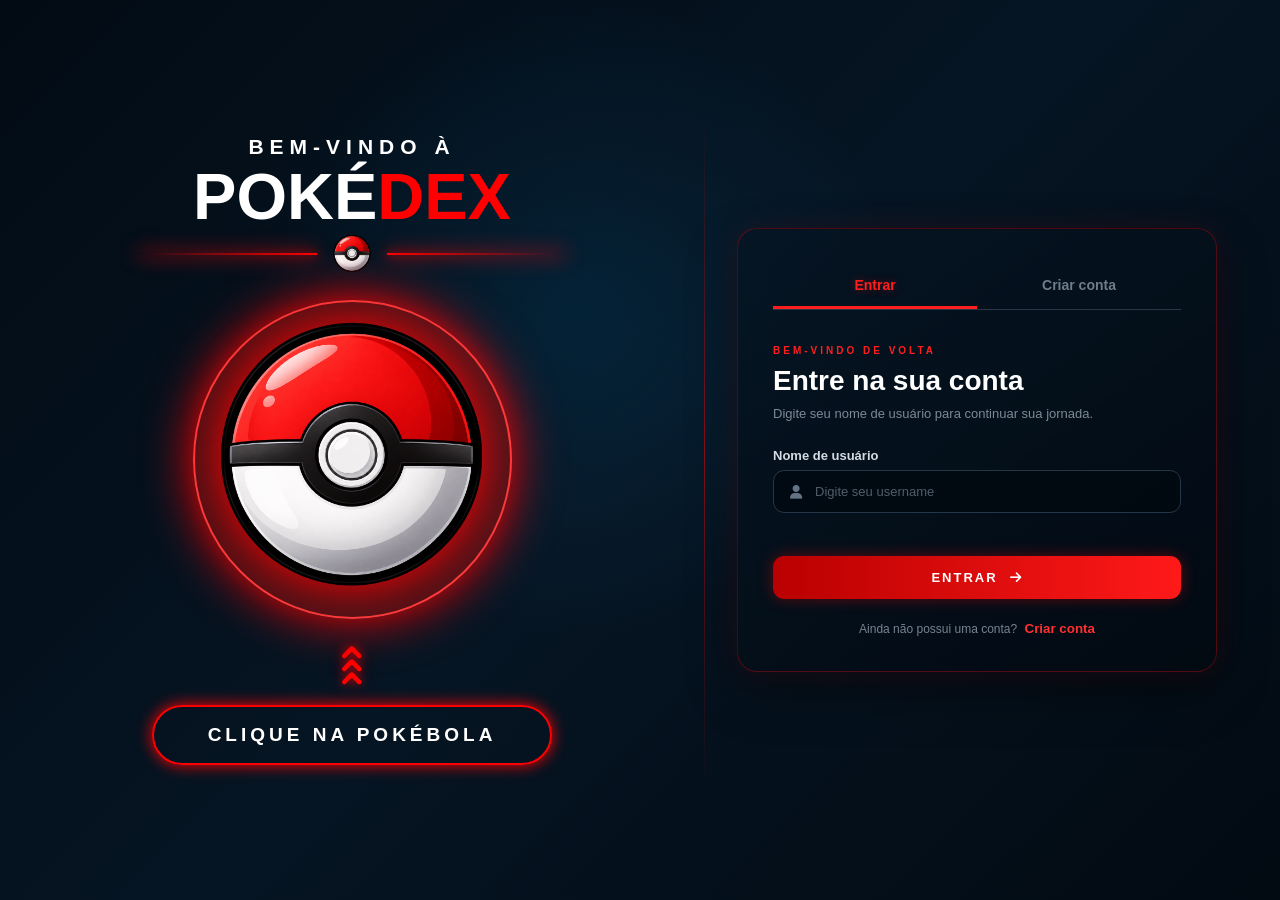
<file: pokedex/inicial.html>
<!DOCTYPE html>
<html lang="pt-br">

<head>
    <meta charset="UTF-8">
    <meta name="viewport" content="width=device-width, initial-scale=1.0">

    <title>Página Inicial</title>

    <!-- Ícones Font Awesome -->
    <link rel="stylesheet" href="https://cdnjs.cloudflare.com/ajax/libs/font-awesome/6.5.1/css/all.min.css">

    <!-- CSS da página -->
    <link rel="stylesheet" href="CSS/inicial.css">
</head>

<body>

    <main>

        <div class="area-inicial">


            <!-- ==================== ÁREA DA POKÉDEX ==================== -->

            <section class="lado-pokedex">

                <!-- Título da página -->
                <section class="conteudo-primario">

                    <div class="texto-inicial">

                        <p>BEM-VINDO À</p>

                        <h1>POKÉ<span>DEX</span></h1>

                        <div class="pokebola-menor">
                            <img src="imagens/logo.png" alt="Pokébola">
                        </div>

                    </div>

                </section>


                <!-- Pokébola responsável pela entrada na Pokédex -->
                <div class="pokebola-principal">

                    <button type="button" class="botao-pokebola" id="entrar-pokedex">
                        <img src="imagens/logo.png" alt="Entrar na Pokédex">
                    </button>

                </div>


                <!-- Setas de indicação -->
                <div class="setas">

                    <i class="fa-solid fa-chevron-up"></i>
                    <i class="fa-solid fa-chevron-up"></i>
                    <i class="fa-solid fa-chevron-up"></i>

                </div>


                <!-- Indicação para clicar na Pokébola -->
                <div class="click-pokebola">
                    <h1>CLIQUE NA POKÉBOLA</h1>
                </div>

            </section>



            <!-- ==================== ÁREA DA CONTA ==================== -->

            <section class="area-conta">

                <div class="card-conta">


                    <!-- Alterna entre login e cadastro -->
                    <div class="opcoes-conta">

                        <button type="button" class="opcao-login ativo">
                            Entrar
                        </button>

                        <button type="button" class="opcao-cadastro">
                            Criar conta
                        </button>

                    </div>



                    <!-- ==================== LOGIN ==================== -->

                    <!-- ==================== LOGIN ==================== -->
                    <form class="form-login">

                        <div class="titulo-formulario">
                            <span>BEM-VINDO DE VOLTA</span>
                            <h2>Entre na sua conta</h2>
                            <p>Digite seu nome de usuário para continuar sua jornada.</p>
                        </div>

                        <!-- Nome de usuário -->
                        <div class="grupo-input">
                            <label for="username-login">Nome de usuário</label>

                            <div class="input-container">
                                <i class="fa-solid fa-user"></i>
                                <input type="text" id="username-login" placeholder="Digite seu username" required>
                            </div>
                        </div>

                        <!-- Mensagem de erro -->
                        <p class="erro-login"></p>

                        <!-- Botão de login -->
                        <button type="submit" class="botao-conta entrar-conta">
                            ENTRAR
                            <i class="fa-solid fa-arrow-right"></i>
                        </button>

                        <!-- Link para cadastro -->
                        <p class="trocar-conta">
                            Ainda não possui uma conta?
                            <button type="button" class="ir-cadastro">Criar conta</button>
                        </p>

                    </form>



                    <!-- ==================== CADASTRO ==================== -->
                    <form class="form-cadastro">

                        <div class="titulo-formulario">
                            <span>COMECE SUA JORNADA</span>
                            <h2>Crie sua conta</h2>
                            <p>Cadastre-se para começar sua jornada Pokémon.</p>
                        </div>

                        <!-- Nome -->
                        <div class="grupo-input">
                            <label for="nome">Nome</label>

                            <div class="input-container">
                                <i class="fa-solid fa-user"></i>
                                <input type="text" id="nome" placeholder="Digite seu nome" required>
                            </div>
                        </div>

                        <!-- Sobrenome -->
                        <div class="grupo-input">
                            <label for="sobrenome">Sobrenome</label>

                            <div class="input-container">
                                <i class="fa-solid fa-user"></i>
                                <input type="text" id="sobrenome" placeholder="Digite seu sobrenome" required>
                            </div>
                        </div>

                        <!-- Username -->
                        <div class="grupo-input">
                            <label for="username-cadastro">Nome de usuário</label>

                            <div class="input-container">
                                <i class="fa-solid fa-at"></i>
                                <input type="text" id="username-cadastro" placeholder="Crie seu username" required>
                            </div>
                        </div>

                        <!-- Data de nascimento -->
                        <div class="grupo-input">
                            <label for="data-nascimento">Data de nascimento</label>

                            <div class="input-container">
                                <i class="fa-solid fa-calendar-days"></i>
                                <input type="date" id="data-nascimento" required>
                            </div>
                        </div>

                        <!-- Mensagem de erro -->
                        <p class="erro-cadastro"></p>

                        <!-- Botão de cadastro -->
                        <button type="submit" class="botao-conta criar-conta">
                            CRIAR CONTA
                            <i class="fa-solid fa-arrow-right"></i>
                        </button>

                        <!-- Link para login -->
                        <p class="trocar-conta">
                            Já possui uma conta?
                            <button type="button" class="ir-login">Entrar</button>
                        </p>

                    </form>
                </div>

                <!-- ==================== AUTENTICAÇÃO CONCLUÍDA ==================== -->

                <div class="login-sucesso">

                    <!-- Ícone de confirmação -->
                    <div class="icone-sucesso">
                        <i class="fa-solid fa-check"></i>
                    </div>

                    <span>ACESSO LIBERADO</span>


                    <!-- Nome inserido pelo JavaScript -->
                    <h2>Bem-vindo, <span class="nome-usuario"></span>!</h2>


                    <!-- Mensagem definida pelo JavaScript -->
                    <p class="mensagem-sucesso"></p>


                    <!-- Indica que a Pokébola está liberada -->
                    <div class="instrucao-pokebola">

                        <i class="fa-solid fa-arrow-left"></i>

                        <img src="imagens/logo.png" alt="Pokébola">

                        <p>Clique na Pokébola para começar</p>

                    </div>

            </section>

        </div>

    </main>



    <!-- ==================== EFEITO DE TRANSIÇÃO ==================== -->

    <div class="clarao"></div>


    <!-- JavaScript da página -->
    <script src="JS/inicial.js"></script>

</body>

</html>
</file>
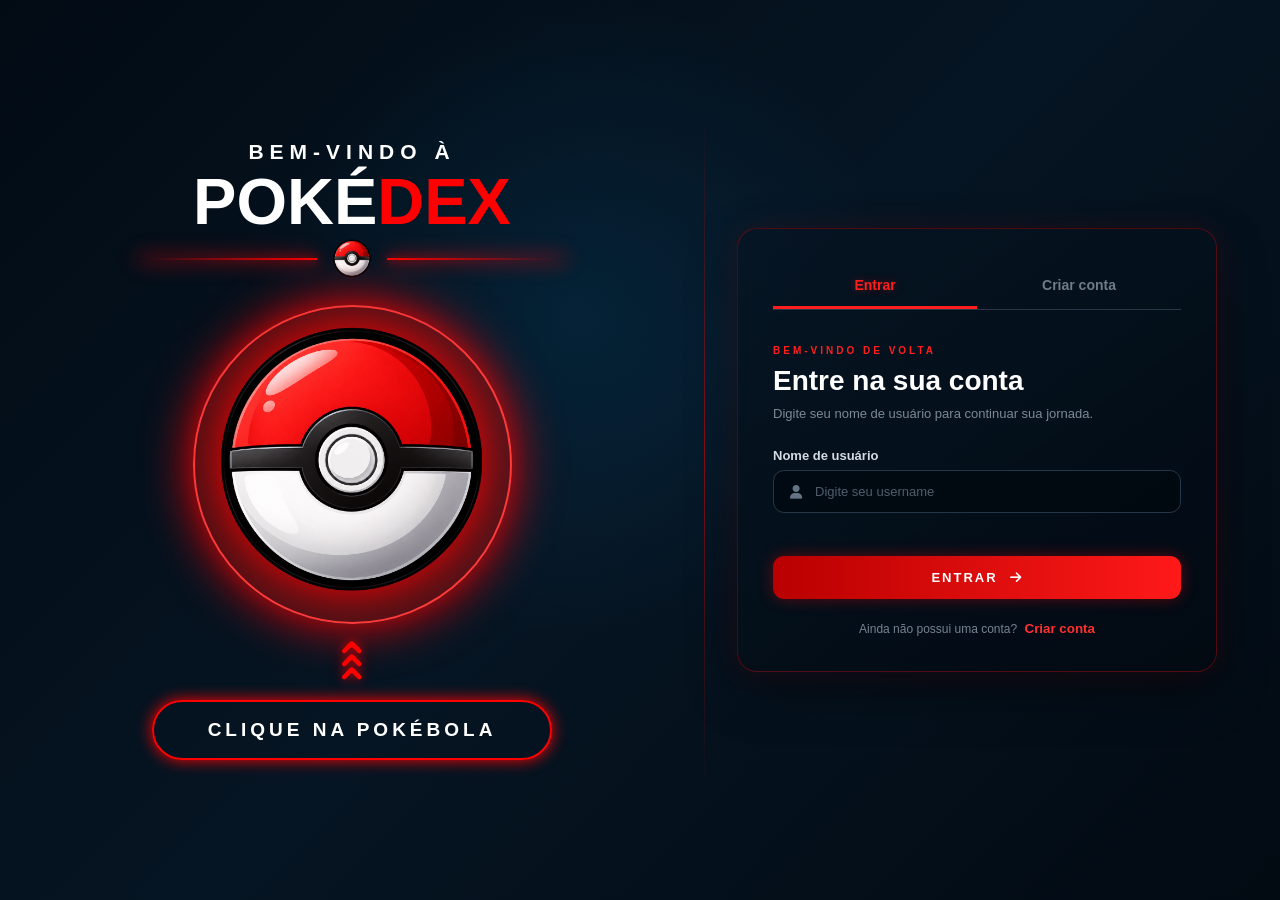
<file: Projeto_Pokedex-main/pokedex/inicial.html>
<!DOCTYPE html>
<html lang="pt-br">

<head>
    <meta charset="UTF-8">
    <meta name="viewport" content="width=device-width, initial-scale=1.0">

    <title>Página Inicial</title>

    <!-- Ícones Font Awesome -->
    <link rel="stylesheet" href="https://cdnjs.cloudflare.com/ajax/libs/font-awesome/6.5.1/css/all.min.css">

    <!-- CSS da página -->
    <link rel="stylesheet" href="inicial.css">
</head>

<body>

    <main>

        <div class="area-inicial">


            <!-- ==================== ÁREA DA POKÉDEX ==================== -->

            <section class="lado-pokedex">

                <!-- Título da página -->
                <section class="conteudo-primario">

                    <div class="texto-inicial">

                        <p>BEM-VINDO À</p>

                        <h1>POKÉ<span>DEX</span></h1>

                        <div class="pokebola-menor">
                            <img src="imagens/logo.png" alt="Pokébola">
                        </div>

                    </div>

                </section>


                <!-- Pokébola responsável pela entrada na Pokédex -->
                <div class="pokebola-principal">

                    <button type="button" class="botao-pokebola" id="entrar-pokedex">
                        <img src="imagens/logo.png" alt="Entrar na Pokédex">
                    </button>

                </div>


                <!-- Setas de indicação -->
                <div class="setas">

                    <i class="fa-solid fa-chevron-up"></i>
                    <i class="fa-solid fa-chevron-up"></i>
                    <i class="fa-solid fa-chevron-up"></i>

                </div>


                <!-- Indicação para clicar na Pokébola -->
                <div class="click-pokebola">
                    <h1>CLIQUE NA POKÉBOLA</h1>
                </div>

            </section>



            <!-- ==================== ÁREA DA CONTA ==================== -->

            <section class="area-conta">

                <div class="card-conta">


                    <!-- Alterna entre login e cadastro -->
                    <div class="opcoes-conta">

                        <button type="button" class="opcao-login ativo">
                            Entrar
                        </button>

                        <button type="button" class="opcao-cadastro">
                            Criar conta
                        </button>

                    </div>



                    <!-- ==================== LOGIN ==================== -->

                    <!-- ==================== LOGIN ==================== -->
                    <form class="form-login">

                        <div class="titulo-formulario">
                            <span>BEM-VINDO DE VOLTA</span>
                            <h2>Entre na sua conta</h2>
                            <p>Digite seu nome de usuário para continuar sua jornada.</p>
                        </div>

                        <!-- Nome de usuário -->
                        <div class="grupo-input">
                            <label for="username-login">Nome de usuário</label>

                            <div class="input-container">
                                <i class="fa-solid fa-user"></i>
                                <input type="text" id="username-login" placeholder="Digite seu username" required>
                            </div>
                        </div>

                        <!-- Mensagem de erro -->
                        <p class="erro-login"></p>

                        <!-- Botão de login -->
                        <button type="submit" class="botao-conta entrar-conta">
                            ENTRAR
                            <i class="fa-solid fa-arrow-right"></i>
                        </button>

                        <!-- Link para cadastro -->
                        <p class="trocar-conta">
                            Ainda não possui uma conta?
                            <button type="button" class="ir-cadastro">Criar conta</button>
                        </p>

                    </form>



                    <!-- ==================== CADASTRO ==================== -->
                    <form class="form-cadastro">

                        <div class="titulo-formulario">
                            <span>COMECE SUA JORNADA</span>
                            <h2>Crie sua conta</h2>
                            <p>Cadastre-se para começar sua jornada Pokémon.</p>
                        </div>

                        <!-- Nome -->
                        <div class="grupo-input">
                            <label for="nome">Nome</label>

                            <div class="input-container">
                                <i class="fa-solid fa-user"></i>
                                <input type="text" id="nome" placeholder="Digite seu nome" required>
                            </div>
                        </div>

                        <!-- Sobrenome -->
                        <div class="grupo-input">
                            <label for="sobrenome">Sobrenome</label>

                            <div class="input-container">
                                <i class="fa-solid fa-user"></i>
                                <input type="text" id="sobrenome" placeholder="Digite seu sobrenome" required>
                            </div>
                        </div>

                        <!-- Username -->
                        <div class="grupo-input">
                            <label for="username-cadastro">Nome de usuário</label>

                            <div class="input-container">
                                <i class="fa-solid fa-at"></i>
                                <input type="text" id="username-cadastro" placeholder="Crie seu username" required>
                            </div>
                        </div>

                        <!-- Data de nascimento -->
                        <div class="grupo-input">
                            <label for="data-nascimento">Data de nascimento</label>

                            <div class="input-container">
                                <i class="fa-solid fa-calendar-days"></i>
                                <input type="date" id="data-nascimento" required>
                            </div>
                        </div>

                        <!-- Mensagem de erro -->
                        <p class="erro-cadastro"></p>

                        <!-- Botão de cadastro -->
                        <button type="submit" class="botao-conta criar-conta">
                            CRIAR CONTA
                            <i class="fa-solid fa-arrow-right"></i>
                        </button>

                        <!-- Link para login -->
                        <p class="trocar-conta">
                            Já possui uma conta?
                            <button type="button" class="ir-login">Entrar</button>
                        </p>

                    </form>
                </div>

                <!-- ==================== AUTENTICAÇÃO CONCLUÍDA ==================== -->

                <div class="login-sucesso">

                    <!-- Ícone de confirmação -->
                    <div class="icone-sucesso">
                        <i class="fa-solid fa-check"></i>
                    </div>

                    <span>ACESSO LIBERADO</span>


                    <!-- Nome inserido pelo JavaScript -->
                    <h2>Bem-vindo, <span class="nome-usuario"></span>!</h2>


                    <!-- Mensagem definida pelo JavaScript -->
                    <p class="mensagem-sucesso"></p>


                    <!-- Indica que a Pokébola está liberada -->
                    <div class="instrucao-pokebola">

                        <i class="fa-solid fa-arrow-left"></i>

                        <img src="imagens/logo.png" alt="Pokébola">

                        <p>Clique na Pokébola para começar</p>

                    </div>

            </section>

        </div>

    </main>



    <!-- ==================== EFEITO DE TRANSIÇÃO ==================== -->

    <div class="clarao"></div>


    <!-- JavaScript da página -->
    <script src="inicial.js"></script>

</body>

</html>
</file>
<file: pokedex/CSS/inicial.css>
/* ==================== PÁGINA INICIAL DA POKÉDEX ==================== */

* {
    margin: 0;
    padding: 0;
    box-sizing: border-box;
}


body {
    min-height: 100vh;

    background:
        radial-gradient(circle at 45% 35%, rgba(0, 119, 182, 0.15), transparent 35%),
        linear-gradient(135deg, #020b14, #061523, #020a12);

    font-family: Arial, Helvetica, sans-serif;

    color: white;
}


main {
    min-height: 100vh;

    background:
        radial-gradient(circle at 45% 35%, rgba(0, 119, 182, 0.15), transparent 35%),
        linear-gradient(135deg, #020b14, #061523, #020a12);
}


.area-inicial{
    min-height: 100vh;
    display: flex;
    align-items: center;
    width: 100%;
}


.lado-pokedex{
    width: 55%;
    min-height: 100vh;
    display: flex;
    flex-direction: column;
    align-items: center;
    justify-content: center;
    padding: 30px;
}


.conteudo-primario{
    display: flex;
    flex-direction: column;
    align-items: center;
    justify-content: center;
}


.texto-inicial{
    display: flex;
    flex-direction: column;
    align-items: center;
    justify-content: center;
    color: white;
}


.texto-inicial h1{
    font-size: 65px;
    font-weight: 900;
}


.texto-inicial h1 span{
    color: red;
}


.texto-inicial p{
    font-size: 21px;
    font-weight: 700;
    letter-spacing: 6px;
}


.pokebola-menor{
    display: flex;
    justify-content: center;
    align-items: center;
    gap: 5px;
}


.pokebola-menor img{
    width: 60px;
}


.pokebola-menor::before,
.pokebola-menor::after{
    content: "";
    height: 2px;
    width: 180px;
    background-color: red;
    filter: drop-shadow(0 0 4px red);
}


.pokebola-menor::before{
    background: linear-gradient(to left, red, transparent);
    box-shadow: 0 0 20px red;
}


.pokebola-menor::after{
    background: linear-gradient(to right, red, transparent);
    box-shadow: 0 0 20px red;
}


.pokebola-principal{
    display: flex;
    justify-content: center;
    align-items: center;
    margin-top: 35px;
}


.botao-pokebola{
    position: relative;
    display: flex;
    align-items: center;
    justify-content: center;
    background-color: transparent;
    border: none;
    cursor: pointer;
    margin-top: 10px;
    margin-bottom: 10px;
}


.botao-pokebola img{
    width: 420px;
    position: relative;
    z-index: 2;
    filter: drop-shadow(0 0 20px red);
    transition: 0.5s;
}


.botao-pokebola img:hover{
    transform: scale(1.08);
}


.botao-pokebola::before{
    content: "";
    position: absolute;
    width: 315px;
    height: 315px;
    z-index: 1;
    border-radius: 50%;
    background-color: rgba(128, 15, 15, 0.6);
    border: 2px solid rgb(255, 60, 60);
    box-shadow: 0 0 50px red;
    animation: pulsar 2s ease-in-out infinite;
}


@keyframes pulsar{

    0%,
    100% {
        transform: scale(1);
    }

    50% {
        transform: scale(1.06);
    }

}

.setas{
    display: flex;
    flex-direction: column;
    justify-content: center;
    align-items: center;
    margin-top: 35px;
    margin-bottom: 15px;
}


.setas i{
    color: red;
    font-size: 20px;
    text-shadow: 0 0 8px red, 0 0 15px red;
    -webkit-text-stroke: 2px red;
}


.setas i + i{
    margin-top: -7px;
}


.click-pokebola{
    width: 400px;
    height: 60px;
    display: flex;
    justify-content: center;
    align-items: center;
    text-align: center;
    background-color: transparent;
    border: 2px solid red;
    box-shadow: 0 0 15px red;
    border-radius: 50px;
}


.click-pokebola h1{
    font-weight: 600;
    letter-spacing: 4px;
    font-size: 19px;
}




.area-conta{
    width: 45%;
    min-height: 100vh;
    display: flex;
    justify-content: center;
    align-items: center;
    position: relative;
    padding: 35px 60px 35px 30px;
}

.area-conta::before{
    content: "";
    position: absolute;
    left: 0;
    width: 1px;
    height: 75%;
    background: linear-gradient(transparent, rgba(255, 0, 0, 0.5), transparent);
}

.card-conta{
    width: 100%;
    max-width: 480px;
    padding: 35px;
    border-radius: 20px;
    background: linear-gradient(145deg, rgba(6, 21, 35, 0.92), rgba(2, 10, 18, 0.96));
    border: 1px solid rgba(255, 0, 0, 0.3);
    box-shadow: 0 0 30px rgba(255, 0, 0, 0.1), 0 20px 50px rgba(0, 0, 0, 0.35);
}




.opcoes-conta {
    display: flex;
    margin-bottom: 30px;
    border-bottom: 1px solid #263747;
}


.opcoes-conta button {
    flex: 1;
    padding: 13px;
    background: transparent;
    border: none;
    border-bottom: 3px solid transparent;
    color: #6f7c89;
    font-size: 14px;
    font-weight: bold;
    cursor: pointer;
    transition: 0.3s;
}


.opcoes-conta button:hover {
    color: white;
}


.opcoes-conta button.ativo {
    color: #ff1e1e;
    border-bottom-color: #ff1e1e;
    text-shadow: 0 0 10px rgba(255, 30, 30, 0.4);
}



.titulo-formulario {
    margin-bottom: 25px;
}


.titulo-formulario span {
    color: #ff1e1e;
    font-size: 10px;
    font-weight: bold;
    letter-spacing: 3px;
}


.titulo-formulario h2 {
    margin-top: 7px;
    margin-bottom: 7px;
    font-size: 28px;
}


.titulo-formulario p {
    color: #7d8996;
    font-size: 13px;
    line-height: 1.5;
}



.grupo-input {
    margin-bottom: 16px;
}


.grupo-input label{
    display: block;
    margin-bottom: 7px;
    color: #d4dbe3;
    font-size: 13px;
    font-weight: bold;
}


.input-container{
    width: 100%;
    display: flex;
    align-items: center;
    background-color: rgba(1, 9, 16, 0.8);
    border: 1px solid #253747;
    border-radius: 11px;
    transition: 0.3s;
}


.input-container:focus-within{
    border-color: #ff1e1e;
    box-shadow: 0 0 12px rgba(255, 30, 30, 0.25);
}


.input-container > i{
    margin-left: 16px;
    color: #647383;
    font-size: 14px;
    transition: 0.3s;
}


.input-container:focus-within > i{
    color: #ff1e1e;
}


.input-container input{
    width: 100%;
    padding: 13px;
    background: transparent;
    border: none;
    outline: none;
    color: white;
    font-size: 13px;
}


.input-container input::placeholder {
    color: #4f5e6c;
}

.botao-conta{
    width: 100%;
    display: flex;
    justify-content: center;
    align-items: center;
    gap: 12px;
    padding: 14px;
    border: none;
    border-radius: 11px;
    background: linear-gradient(90deg, #b90000, #ff1919);
    color: white;
    font-size: 13px;
    font-weight: 800;
    letter-spacing: 2px;
    cursor: pointer;
    box-shadow: 0 0 15px rgba(255, 0, 0, 0.35);
    transition: 0.3s;
}


.botao-conta:hover {
    transform: translateY(-3px);

    box-shadow:
        0 0 25px rgba(255, 0, 0, 0.55);
}


.botao-conta i {
    transition: 0.3s;
}


.botao-conta:hover i {
    transform: translateX(5px);
}


/* ==================== TROCAR CONTA ==================== */

.trocar-conta {
    margin-top: 22px;

    text-align: center;

    color: #768390;

    font-size: 12px;
}


.trocar-conta button {
    margin-left: 4px;

    background: transparent;

    border: none;

    color: #ff3030;

    font-weight: bold;

    cursor: pointer;
}


.trocar-conta button:hover {
    text-decoration: underline;
}


/* ==================== FORMULÁRIOS ==================== */

.form-login {
    display: block;
}


.form-cadastro {
    display: none;
}


/* ==================== SUA ANIMAÇÃO DA POKÉBOLA ==================== */

.botao-pokebola.clicada img {
    animation: clicarPokebola 4s ease-in-out forwards;
}


@keyframes clicarPokebola {

    0% {
        transform: scale(1) rotate(0deg);
    }

    15% {
        transform: scale(0.95) rotate(-8deg);
    }

    30% {
        transform: scale(1.03) rotate(8deg);
    }

    45% {
        transform: scale(1.3) rotate(-12deg);
    }

    60% {
        transform: scale(1.5) rotate(12deg);
    }

    100% {
        transform: scale(2) rotate(360deg);
    }

}


.sumir {
    animation: desaparecer 2.5s ease-in-out forwards;
}


@keyframes desaparecer {

    0% {
        opacity: 1;
    }

    25% {
        opacity: 0.8;
    }

    50% {
        opacity: 0.5;
    }

    100% {
        opacity: 0;
    }

}


/* ==================== CLARÃO ==================== */

.clarao {
    position: fixed;

    top: 50%;
    left: 50%;

    width: 0;
    height: 0;

    border-radius: 50%;

    background: white;

    transform: translate(-50%, -50%);

    opacity: 0;

    z-index: 9999;

    pointer-events: none;
}


.clarao.ativo {
    animation: clarao 1.5s ease-in-out forwards;
}


@keyframes clarao {

    0% {
        width: 0;
        height: 0;
        opacity: 0;
    }

    30% {
        opacity: 1;
    }

    100% {
        width: 250vw;
        height: 250vw;
        opacity: 1;
    }

}



/* ==================== TELA DE SUCESSO ==================== */

.login-sucesso {
    display: none;
    flex-direction: column;
    align-items: center;
    justify-content: center;
    text-align: center;
    padding: 45px 20px;
}

/* Ícone de confirmação */
.icone-sucesso {
    width: 52px;
    height: 52px;
    display: flex;
    justify-content: center;
    align-items: center;
    margin-bottom: 20px;
    border-radius: 50%;
    background-color: rgba(255, 0, 0, 0.08);
    border: 1px solid rgba(255, 0, 0, 0.5);
}

.icone-sucesso i {
    color: #ff2525;
    font-size: 22px;
}

/* Texto de acesso liberado */
.login-sucesso > span {
    color: #ff3030;
    font-size: 10px;
    font-weight: bold;
    letter-spacing: 3px;
    margin-bottom: 8px;
}

.login-sucesso h2 {
    color: white;
    font-size: 27px;
    margin-bottom: 8px;
}

.login-sucesso > p {
    color: #7d8996;
    font-size: 13px;
    line-height: 1.5;
    margin-bottom: 30px;
}

/* Indicação para clicar na Pokébola */
.instrucao-pokebola {
    display: flex;
    align-items: center;
    justify-content: center;
    gap: 10px;
}

.instrucao-pokebola > i {
    color: #ff3030;
    font-size: 15px;
    animation: apontarPokebola 1.5s ease-in-out infinite;
}

.instrucao-pokebola img {
    width: 28px;
    filter: drop-shadow(0 0 4px rgba(255, 0, 0, 0.5));
}

.instrucao-pokebola p {
    color: #aeb7c5;
    font-size: 12px;
}

/* Mensagens de validação */
.erro-login,
.erro-cadastro {
    color: #ff4040;
    font-size: 12px;
    margin-bottom: 12px;
    min-height: 15px;
}

/* Movimento da seta */
@keyframes apontarPokebola {
    0%, 100% {
        transform: translateX(0);
        opacity: 0.6;
    }

    50% {
        transform: translateX(-5px);
        opacity: 1;
    }
}

@media (max-width: 1100px) {

    .area-inicial {
        flex-direction: column;
    }


    .lado-pokedex,
    .area-conta {
        width: 100%;
    }


    .lado-pokedex {
        min-height: auto;

        padding-top: 50px;
        padding-bottom: 50px;
    }


    .area-conta {
        min-height: auto;

        padding: 30px 30px 70px;
    }


    .area-conta::before {
        display: none;
    }

}


@media (max-width: 600px) {

    .texto-inicial h1 {
        font-size: 48px;
    }


    .texto-inicial p {
        font-size: 16px;

        letter-spacing: 4px;
    }


    .pokebola-menor::before,
    .pokebola-menor::after {
        width: 100px;
    }


    .botao-pokebola img {
        width: 300px;
    }


    .botao-pokebola::before {
        width: 225px;
        height: 225px;
    }


    .click-pokebola {
        width: 90%;
    }


    .click-pokebola h1 {
        font-size: 15px;

        letter-spacing: 3px;
    }


    .area-conta {
        padding-left: 18px;
        padding-right: 18px;
    }


    .card-conta {
        padding: 28px 22px;
    }

}

/* ==================== DATA DE NASCIMENTO ==================== */
.input-container input[type="date"] {
    color: white;
    color-scheme: dark;
}

.input-container input[type="date"]::-webkit-calendar-picker-indicator {
    cursor: pointer;
}
</file>
<file: Projeto_Pokedex-main/pokedex/inicial.css>
/* ==================== PÁGINA INICIAL DA POKÉDEX ==================== */

* {
    margin: 0;
    padding: 0;
    box-sizing: border-box;
}


body {
    min-height: 100vh;

    background:
        radial-gradient(circle at 45% 35%, rgba(0, 119, 182, 0.15), transparent 35%),
        linear-gradient(135deg, #020b14, #061523, #020a12);

    font-family: Arial, Helvetica, sans-serif;

    color: white;
}


main {
    min-height: 100vh;

    background:
        radial-gradient(circle at 45% 35%, rgba(0, 119, 182, 0.15), transparent 35%),
        linear-gradient(135deg, #020b14, #061523, #020a12);
}


.area-inicial{
    min-height: 100vh;
    display: flex;
    align-items: center;
    width: 100%;
}


.lado-pokedex{
    width: 55%;
    min-height: 100vh;
    display: flex;
    flex-direction: column;
    align-items: center;
    justify-content: center;
    padding: 30px;
}


.conteudo-primario{
    display: flex;
    flex-direction: column;
    align-items: center;
    justify-content: center;
}


.texto-inicial{
    display: flex;
    flex-direction: column;
    align-items: center;
    justify-content: center;
    color: white;
}


.texto-inicial h1{
    font-size: 65px;
    font-weight: 900;
}


.texto-inicial h1 span{
    color: red;
}


.texto-inicial p{
    font-size: 21px;
    font-weight: 700;
    letter-spacing: 6px;
}


.pokebola-menor{
    display: flex;
    justify-content: center;
    align-items: center;
    gap: 5px;
}


.pokebola-menor img{
    width: 60px;
}


.pokebola-menor::before,
.pokebola-menor::after{
    content: "";
    height: 2px;
    width: 180px;
    background-color: red;
    filter: drop-shadow(0 0 4px red);
}


.pokebola-menor::before{
    background: linear-gradient(to left, red, transparent);
    box-shadow: 0 0 20px red;
}


.pokebola-menor::after{
    background: linear-gradient(to right, red, transparent);
    box-shadow: 0 0 20px red;
}


.pokebola-principal{
    display: flex;
    justify-content: center;
    align-items: center;
    margin-top: 35px;
}


.botao-pokebola{
    position: relative;
    display: flex;
    align-items: center;
    justify-content: center;
    background-color: transparent;
    border: none;
    cursor: pointer;
    margin-top: 10px;
    margin-bottom: 10px;
}


.botao-pokebola img{
    width: 420px;
    position: relative;
    z-index: 2;
    filter: drop-shadow(0 0 20px red);
    transition: 0.5s;
}


.botao-pokebola img:hover{
    transform: scale(1.08);
}


.botao-pokebola::before{
    content: "";
    position: absolute;
    width: 315px;
    height: 315px;
    z-index: 1;
    border-radius: 50%;
    background-color: rgba(128, 15, 15, 0.6);
    border: 2px solid rgb(255, 60, 60);
    box-shadow: 0 0 50px red;
    animation: pulsar 2s ease-in-out infinite;
}


@keyframes pulsar{

    0%,
    100% {
        transform: scale(1);
    }

    50% {
        transform: scale(1.06);
    }

}

.setas{
    display: flex;
    flex-direction: column;
    justify-content: center;
    align-items: center;
    margin-top: 25px;
    margin-bottom: 15px;
}


.setas i{
    color: red;
    font-size: 20px;
    text-shadow: 0 0 8px red, 0 0 15px red;
    -webkit-text-stroke: 2px red;
}


.setas i + i{
    margin-top: -7px;
}


.click-pokebola{
    width: 400px;
    height: 60px;
    display: flex;
    justify-content: center;
    align-items: center;
    text-align: center;
    background-color: transparent;
    border: 2px solid red;
    box-shadow: 0 0 15px red;
    border-radius: 50px;
}


.click-pokebola h1{
    font-weight: 600;
    letter-spacing: 4px;
    font-size: 19px;
}




.area-conta{
    width: 45%;
    min-height: 100vh;
    display: flex;
    justify-content: center;
    align-items: center;
    position: relative;
    padding: 35px 60px 35px 30px;
}

.area-conta::before{
    content: "";
    position: absolute;
    left: 0;
    width: 1px;
    height: 75%;
    background: linear-gradient(transparent, rgba(255, 0, 0, 0.5), transparent);
}

.card-conta{
    width: 100%;
    max-width: 480px;
    padding: 35px;
    border-radius: 20px;
    background: linear-gradient(145deg, rgba(6, 21, 35, 0.92), rgba(2, 10, 18, 0.96));
    border: 1px solid rgba(255, 0, 0, 0.3);
    box-shadow: 0 0 30px rgba(255, 0, 0, 0.1), 0 20px 50px rgba(0, 0, 0, 0.35);
}




.opcoes-conta {
    display: flex;
    margin-bottom: 30px;
    border-bottom: 1px solid #263747;
}


.opcoes-conta button {
    flex: 1;
    padding: 13px;
    background: transparent;
    border: none;
    border-bottom: 3px solid transparent;
    color: #6f7c89;
    font-size: 14px;
    font-weight: bold;
    cursor: pointer;
    transition: 0.3s;
}


.opcoes-conta button:hover {
    color: white;
}


.opcoes-conta button.ativo {
    color: #ff1e1e;
    border-bottom-color: #ff1e1e;
    text-shadow: 0 0 10px rgba(255, 30, 30, 0.4);
}



.titulo-formulario {
    margin-bottom: 25px;
}


.titulo-formulario span {
    color: #ff1e1e;
    font-size: 10px;
    font-weight: bold;
    letter-spacing: 3px;
}


.titulo-formulario h2 {
    margin-top: 7px;
    margin-bottom: 7px;
    font-size: 28px;
}


.titulo-formulario p {
    color: #7d8996;
    font-size: 13px;
    line-height: 1.5;
}



.grupo-input {
    margin-bottom: 16px;
}


.grupo-input label{
    display: block;
    margin-bottom: 7px;
    color: #d4dbe3;
    font-size: 13px;
    font-weight: bold;
}


.input-container{
    width: 100%;
    display: flex;
    align-items: center;
    background-color: rgba(1, 9, 16, 0.8);
    border: 1px solid #253747;
    border-radius: 11px;
    transition: 0.3s;
}


.input-container:focus-within{
    border-color: #ff1e1e;
    box-shadow: 0 0 12px rgba(255, 30, 30, 0.25);
}


.input-container > i{
    margin-left: 16px;
    color: #647383;
    font-size: 14px;
    transition: 0.3s;
}


.input-container:focus-within > i{
    color: #ff1e1e;
}


.input-container input{
    width: 100%;
    padding: 13px;
    background: transparent;
    border: none;
    outline: none;
    color: white;
    font-size: 13px;
}


.input-container input::placeholder {
    color: #4f5e6c;
}

.botao-conta{
    width: 100%;
    display: flex;
    justify-content: center;
    align-items: center;
    gap: 12px;
    padding: 14px;
    border: none;
    border-radius: 11px;
    background: linear-gradient(90deg, #b90000, #ff1919);
    color: white;
    font-size: 13px;
    font-weight: 800;
    letter-spacing: 2px;
    cursor: pointer;
    box-shadow: 0 0 15px rgba(255, 0, 0, 0.35);
    transition: 0.3s;
}


.botao-conta:hover {
    transform: translateY(-3px);

    box-shadow:
        0 0 25px rgba(255, 0, 0, 0.55);
}


.botao-conta i {
    transition: 0.3s;
}


.botao-conta:hover i {
    transform: translateX(5px);
}


/* ==================== TROCAR CONTA ==================== */

.trocar-conta {
    margin-top: 22px;

    text-align: center;

    color: #768390;

    font-size: 12px;
}


.trocar-conta button {
    margin-left: 4px;

    background: transparent;

    border: none;

    color: #ff3030;

    font-weight: bold;

    cursor: pointer;
}


.trocar-conta button:hover {
    text-decoration: underline;
}


/* ==================== FORMULÁRIOS ==================== */

.form-login {
    display: block;
}


.form-cadastro {
    display: none;
}


/* ==================== SUA ANIMAÇÃO DA POKÉBOLA ==================== */

.botao-pokebola.clicada img {
    animation: clicarPokebola 4s ease-in-out forwards;
}


@keyframes clicarPokebola {

    0% {
        transform: scale(1) rotate(0deg);
    }

    15% {
        transform: scale(0.95) rotate(-8deg);
    }

    30% {
        transform: scale(1.03) rotate(8deg);
    }

    45% {
        transform: scale(1.3) rotate(-12deg);
    }

    60% {
        transform: scale(1.5) rotate(12deg);
    }

    100% {
        transform: scale(2) rotate(360deg);
    }

}


.sumir {
    animation: desaparecer 2.5s ease-in-out forwards;
}


@keyframes desaparecer {

    0% {
        opacity: 1;
    }

    25% {
        opacity: 0.8;
    }

    50% {
        opacity: 0.5;
    }

    100% {
        opacity: 0;
    }

}


/* ==================== CLARÃO ==================== */

.clarao {
    position: fixed;

    top: 50%;
    left: 50%;

    width: 0;
    height: 0;

    border-radius: 50%;

    background: white;

    transform: translate(-50%, -50%);

    opacity: 0;

    z-index: 9999;

    pointer-events: none;
}


.clarao.ativo {
    animation: clarao 1.5s ease-in-out forwards;
}


@keyframes clarao {

    0% {
        width: 0;
        height: 0;
        opacity: 0;
    }

    30% {
        opacity: 1;
    }

    100% {
        width: 250vw;
        height: 250vw;
        opacity: 1;
    }

}



/* ==================== TELA DE SUCESSO ==================== */

.login-sucesso {
    display: none;
    flex-direction: column;
    align-items: center;
    justify-content: center;
    text-align: center;
    padding: 45px 20px;
}

/* Ícone de confirmação */
.icone-sucesso {
    width: 52px;
    height: 52px;
    display: flex;
    justify-content: center;
    align-items: center;
    margin-bottom: 20px;
    border-radius: 50%;
    background-color: rgba(255, 0, 0, 0.08);
    border: 1px solid rgba(255, 0, 0, 0.5);
}

.icone-sucesso i {
    color: #ff2525;
    font-size: 22px;
}

/* Texto de acesso liberado */
.login-sucesso > span {
    color: #ff3030;
    font-size: 10px;
    font-weight: bold;
    letter-spacing: 3px;
    margin-bottom: 8px;
}

.login-sucesso h2 {
    color: white;
    font-size: 27px;
    margin-bottom: 8px;
}

.login-sucesso > p {
    color: #7d8996;
    font-size: 13px;
    line-height: 1.5;
    margin-bottom: 30px;
}

/* Indicação para clicar na Pokébola */
.instrucao-pokebola {
    display: flex;
    align-items: center;
    justify-content: center;
    gap: 10px;
}

.instrucao-pokebola > i {
    color: #ff3030;
    font-size: 15px;
    animation: apontarPokebola 1.5s ease-in-out infinite;
}

.instrucao-pokebola img {
    width: 28px;
    filter: drop-shadow(0 0 4px rgba(255, 0, 0, 0.5));
}

.instrucao-pokebola p {
    color: #aeb7c5;
    font-size: 12px;
}

/* Mensagens de validação */
.erro-login,
.erro-cadastro {
    color: #ff4040;
    font-size: 12px;
    margin-bottom: 12px;
    min-height: 15px;
}

/* Movimento da seta */
@keyframes apontarPokebola {
    0%, 100% {
        transform: translateX(0);
        opacity: 0.6;
    }

    50% {
        transform: translateX(-5px);
        opacity: 1;
    }
}

@media (max-width: 1100px) {

    .area-inicial {
        flex-direction: column;
    }


    .lado-pokedex,
    .area-conta {
        width: 100%;
    }


    .lado-pokedex {
        min-height: auto;

        padding-top: 50px;
        padding-bottom: 50px;
    }


    .area-conta {
        min-height: auto;

        padding: 30px 30px 70px;
    }


    .area-conta::before {
        display: none;
    }

}


@media (max-width: 600px) {

    .texto-inicial h1 {
        font-size: 48px;
    }


    .texto-inicial p {
        font-size: 16px;

        letter-spacing: 4px;
    }


    .pokebola-menor::before,
    .pokebola-menor::after {
        width: 100px;
    }


    .botao-pokebola img {
        width: 300px;
    }


    .botao-pokebola::before {
        width: 225px;
        height: 225px;
    }


    .click-pokebola {
        width: 90%;
    }


    .click-pokebola h1 {
        font-size: 15px;

        letter-spacing: 3px;
    }


    .area-conta {
        padding-left: 18px;
        padding-right: 18px;
    }


    .card-conta {
        padding: 28px 22px;
    }

}

/* ==================== DATA DE NASCIMENTO ==================== */
.input-container input[type="date"] {
    color: white;
    color-scheme: dark;
}

.input-container input[type="date"]::-webkit-calendar-picker-indicator {
    cursor: pointer;
}
</file>
